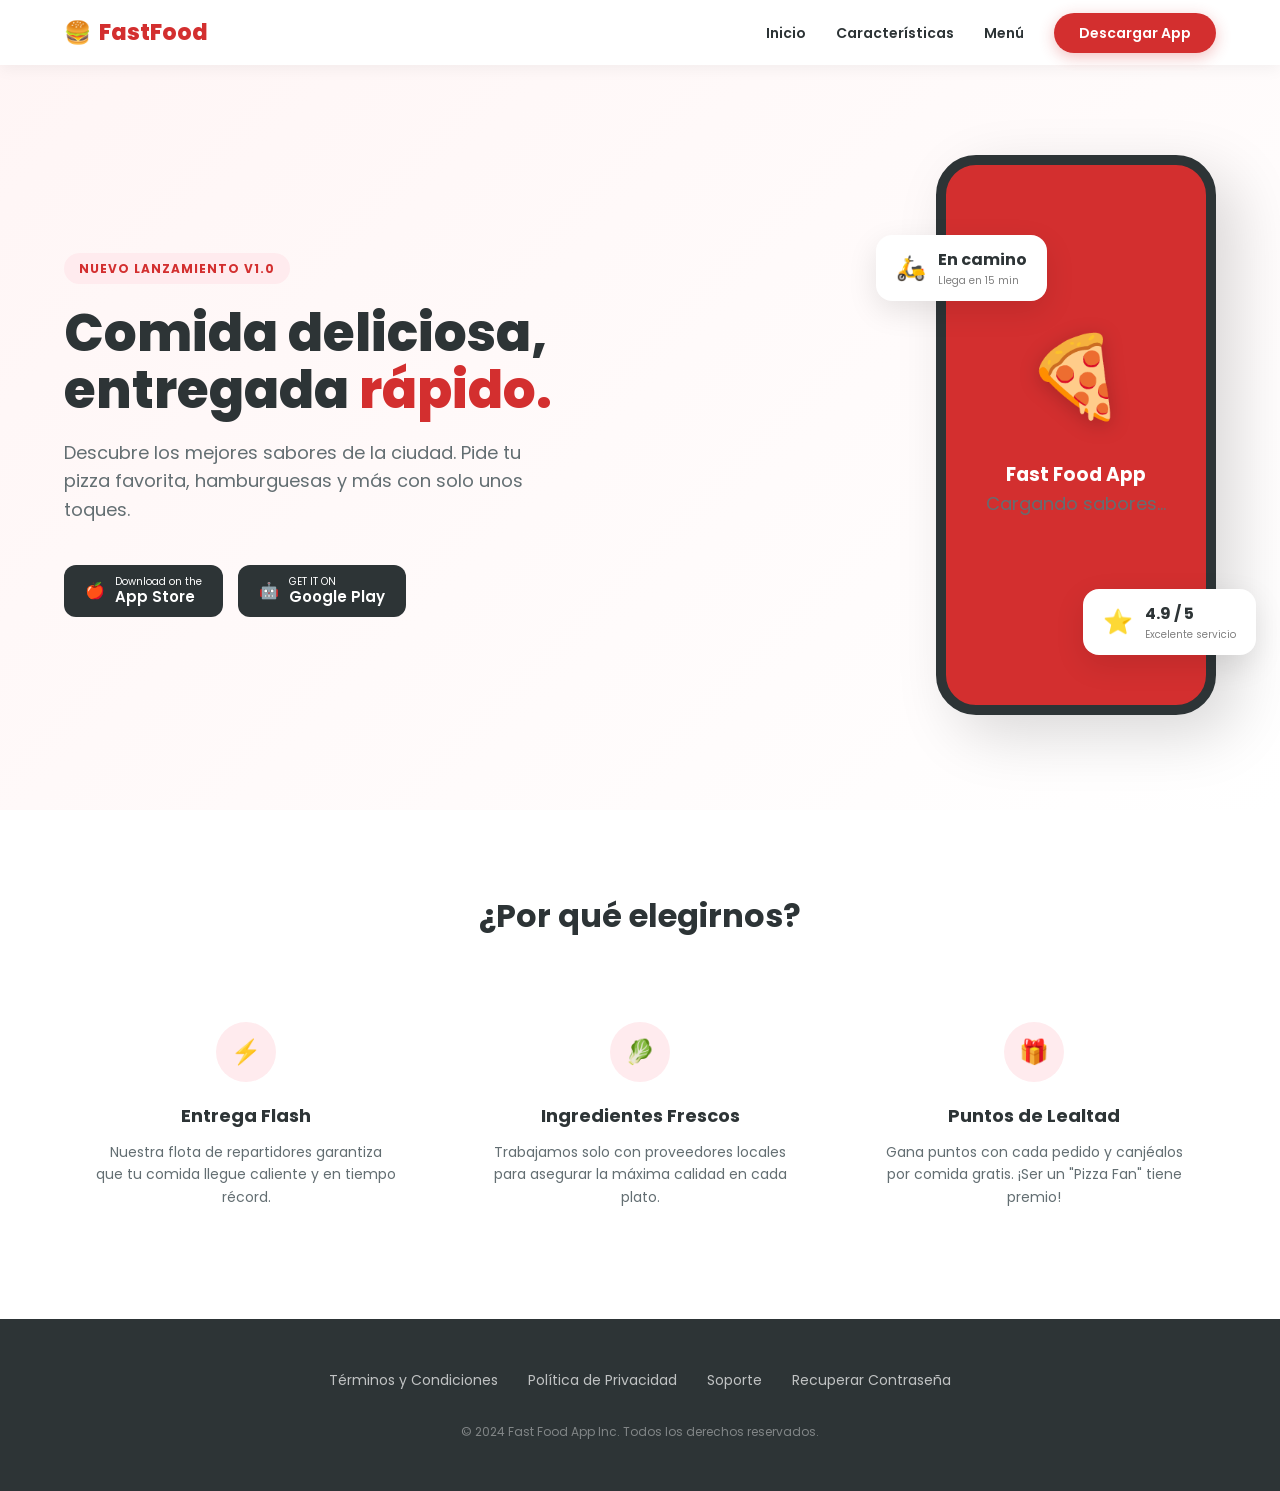
<file: public/index.html>
<!DOCTYPE html>
<html lang="es">
<head>
    <meta charset="UTF-8">
    <meta name="viewport" content="width=device-width, initial-scale=1.0">
    <title>Fast Food App - ¡La mejor comida en tu puerta!</title>
    <link href="https://fonts.googleapis.com/css2?family=Poppins:wght@300;400;600;800&display=swap" rel="stylesheet">
    <link rel="stylesheet" href="styles.css">
</head>
<body class="landing-body">

    <nav class="navbar">
        <div class="logo">
            <span>🍔</span> FastFood
        </div>
        <ul class="nav-links">
            <li><a href="#">Inicio</a></li>
            <li><a href="#features">Características</a></li>
            <li><a href="#">Menú</a></li>
            <li><a href="#" class="btn-download">Descargar App</a></li>
        </ul>
    </nav>

    <section class="hero">
        <div class="hero-text">
            <span class="badge">Nuevo Lanzamiento v1.0</span>
            <h1>Comida deliciosa,<br> entregada <span>rápido.</span></h1>
            <p>Descubre los mejores sabores de la ciudad. Pide tu pizza favorita, hamburguesas y más con solo unos toques.</p>
            
            <div class="hero-buttons">
                <a href="#" class="store-btn">
                    <span class="store-icon">🍎</span>
                    <div class="store-text">
                        Download on the
                        <span>App Store</span>
                    </div>
                </a>
                <a href="#" class="store-btn">
                    <span class="store-icon">🤖</span>
                    <div class="store-text">
                        GET IT ON
                        <span>Google Play</span>
                    </div>
                </a>
            </div>
        </div>

        <div class="hero-image">
            <div class="phone-mockup">
                <div class="app-screen">
                    <div class="app-icon">🍕</div>
                    <h3>Fast Food App</h3>
                    <p>Cargando sabores...</p>
                </div>
            </div>

            <div class="floating-card card-1">
                <span style="font-size: 24px;">🛵</span>
                <div>
                    <strong>En camino</strong>
                    <p style="font-size: 10px; margin: 0; color: grey;">Llega en 15 min</p>
                </div>
            </div>

            <div class="floating-card card-2">
                <span style="font-size: 24px;">⭐</span>
                <div>
                    <strong>4.9 / 5</strong>
                    <p style="font-size: 10px; margin: 0; color: grey;">Excelente servicio</p>
                </div>
            </div>
        </div>
    </section>

    <section id="features" class="features">
        <h2 class="section-title">¿Por qué elegirnos?</h2>
        
        <div class="features-grid">
            <div class="feature-card">
                <div class="icon-box">⚡</div>
                <h3>Entrega Flash</h3>
                <p>Nuestra flota de repartidores garantiza que tu comida llegue caliente y en tiempo récord.</p>
            </div>
            
            <div class="feature-card">
                <div class="icon-box">🥬</div>
                <h3>Ingredientes Frescos</h3>
                <p>Trabajamos solo con proveedores locales para asegurar la máxima calidad en cada plato.</p>
            </div>
            
            <div class="feature-card">
                <div class="icon-box">🎁</div>
                <h3>Puntos de Lealtad</h3>
                <p>Gana puntos con cada pedido y canjéalos por comida gratis. ¡Ser un "Pizza Fan" tiene premio!</p>
            </div>
        </div>
    </section>

    <footer>
        <div class="footer-links">
            <a href="#">Términos y Condiciones</a>
            <a href="#">Política de Privacidad</a>
            <a href="#">Soporte</a>
            <a href="/reset-password">Recuperar Contraseña</a>
        </div>
        <p class="copyright">© 2024 Fast Food App Inc. Todos los derechos reservados.</p>
    </footer>

</body>
</html>
</file>
<file: public/styles.css>
/* =========================================
   1. CONFIGURACIÓN GENERAL Y VARIABLES
   ========================================= */
@import url('https://fonts.googleapis.com/css2?family=Poppins:wght@300;400;500;600;700;800&display=swap');

:root {
    /* Paleta de Colores - Fast Food App */
    --primary: #D32F2F;
    --primary-dark: #b71c1c;
    --primary-gradient: linear-gradient(135deg, #D32F2F 0%, #FF5252 100%);
    
    /* Textos */
    --text-dark: #2D3436;
    --text-gray: #636E72;
    --text-light: #B2BEC3;
    
    /* Fondos */
    --bg-light: #F8F9FA;
    --bg-input: #F3F4F6;
    --white: #FFFFFF;
    
    /* Estados */
    --success: #27AE60;
    --success-bg: #EAFAF1;
    --error: #E74C3C;
    --error-bg: #FDEDEC;
    
    /* Sombras */
    --shadow-card: 0 20px 60px rgba(0, 0, 0, 0.08);
    --shadow-soft: 0 4px 15px rgba(0, 0, 0, 0.05);
}

* {
    margin: 0;
    padding: 0;
    box-sizing: border-box;
}

body {
    font-family: 'Poppins', sans-serif;
    color: var(--text-dark);
    line-height: 1.6;
    -webkit-font-smoothing: antialiased;
}

a {
    text-decoration: none;
    color: inherit;
    transition: all 0.3s ease;
}

ul {
    list-style: none;
}

/* =========================================
   2. ESTILOS DE LANDING PAGE (home.html / index.html)
   ========================================= */

/* Solo aplica si el body tiene la clase 'landing-body' o por defecto */
body.landing-body {
    background-color: var(--white);
    overflow-x: hidden;
}

/* --- Navbar --- */
.navbar {
    display: flex;
    justify-content: space-between;
    align-items: center;
    padding: 15px 5%;
    position: fixed;
    width: 100%;
    top: 0;
    background: rgba(255, 255, 255, 0.95);
    backdrop-filter: blur(10px);
    z-index: 1000;
    box-shadow: var(--shadow-soft);
}

.logo {
    font-size: 22px;
    font-weight: 800;
    color: var(--primary);
    display: flex;
    align-items: center;
    gap: 8px;
}

.nav-links {
    display: flex;
    gap: 30px;
    align-items: center;
}

.nav-links a {
    font-weight: 600;
    font-size: 14px;
    color: var(--text-dark);
}

.nav-links a:hover {
    color: var(--primary);
}

.btn-download {
    background-color: var(--primary);
    color: var(--white) !important;
    padding: 10px 25px;
    border-radius: 50px;
    font-weight: 600;
    box-shadow: 0 4px 15px rgba(211, 47, 47, 0.3);
}

.btn-download:hover {
    background-color: var(--primary-dark);
    transform: translateY(-2px);
}

/* --- Hero Section --- */
.hero {
    padding: 140px 5% 80px;
    display: flex;
    align-items: center;
    justify-content: space-between;
    background: linear-gradient(135deg, #FFF5F5 0%, #FFFFFF 100%);
    min-height: 90vh;
}

.hero-text {
    max-width: 600px;
}

.badge {
    background-color: #FFEBEE;
    color: var(--primary);
    padding: 6px 15px;
    border-radius: 20px;
    font-size: 12px;
    font-weight: 700;
    text-transform: uppercase;
    letter-spacing: 1px;
    margin-bottom: 20px;
    display: inline-block;
}

.hero h1 {
    font-size: 52px;
    line-height: 1.1;
    margin-bottom: 20px;
    color: var(--text-dark);
    font-weight: 800;
}

.hero h1 span {
    color: var(--primary);
}

.hero p {
    font-size: 18px;
    color: var(--text-gray);
    margin-bottom: 40px;
    max-width: 480px;
}

.hero-buttons {
    display: flex;
    gap: 15px;
}

.store-btn {
    background: var(--text-dark);
    color: var(--white);
    padding: 10px 20px;
    border-radius: 12px;
    display: flex;
    align-items: center;
    gap: 10px;
    transition: 0.3s;
    border: 1px solid transparent;
}

.store-btn:hover {
    transform: translateY(-3px);
    box-shadow: 0 10px 20px rgba(0,0,0,0.15);
    background: #000;
}

.store-text {
    display: flex;
    flex-direction: column;
    font-size: 10px;
    line-height: 1.2;
}

.store-text span {
    font-size: 15px;
    font-weight: 600;
}

/* --- Phone Mockup (CSS Puro) --- */
.hero-image {
    position: relative;
    display: flex;
    justify-content: center;
}

.phone-mockup {
    width: 280px;
    height: 560px;
    background-color: var(--white);
    border: 10px solid var(--text-dark);
    border-radius: 40px;
    position: relative;
    overflow: hidden;
    box-shadow: 20px 20px 60px rgba(0,0,0,0.15);
    display: flex;
    align-items: center;
    justify-content: center;
    background: var(--primary);
    z-index: 10;
}

.app-screen {
    text-align: center;
    color: white;
}

.app-icon {
    font-size: 80px;
    margin-bottom: 20px;
    filter: drop-shadow(0 4px 10px rgba(0,0,0,0.2));
}

/* Tarjetas Flotantes */
.floating-card {
    position: absolute;
    background: white;
    padding: 12px 20px;
    border-radius: 16px;
    box-shadow: 0 10px 30px rgba(0,0,0,0.1);
    display: flex;
    align-items: center;
    gap: 12px;
    z-index: 12;
    animation: float 6s ease-in-out infinite;
}

.card-1 { top: 80px; left: -60px; }
.card-2 { bottom: 60px; right: -40px; animation-delay: 3s; }

@keyframes float {
    0%, 100% { transform: translateY(0); }
    50% { transform: translateY(-15px); }
}

/* --- Features Section --- */
.features {
    padding: 80px 5%;
    background-color: var(--white);
    text-align: center;
}

.section-title {
    font-size: 32px;
    font-weight: 700;
    margin-bottom: 50px;
}

.features-grid {
    display: grid;
    grid-template-columns: repeat(auto-fit, minmax(250px, 1fr));
    gap: 30px;
}

.feature-card {
    padding: 30px;
    border-radius: 24px;
    transition: 0.3s;
    background: var(--white);
    border: 1px solid transparent;
}

.feature-card:hover {
    background-color: #FFF5F5;
    border-color: #FFEBEE;
    transform: translateY(-5px);
}

.icon-box {
    width: 60px;
    height: 60px;
    background-color: #FFEBEE;
    color: var(--primary);
    border-radius: 50%;
    display: flex;
    align-items: center;
    justify-content: center;
    font-size: 24px;
    margin: 0 auto 20px;
}

.feature-card h3 {
    margin-bottom: 10px;
    font-size: 18px;
    color: var(--text-dark);
}

.feature-card p {
    font-size: 14px;
    color: var(--text-gray);
}

/* --- Footer --- */
footer {
    background-color: var(--text-dark);
    color: var(--white);
    padding: 50px 5%;
    text-align: center;
}

.footer-links {
    display: flex;
    justify-content: center;
    gap: 30px;
    margin-bottom: 30px;
    flex-wrap: wrap;
}

.footer-links a {
    color: rgba(255,255,255,0.7);
    font-size: 14px;
}

.footer-links a:hover {
    color: var(--white);
}

.copyright {
    color: rgba(255,255,255,0.4);
    font-size: 12px;
}

/* =========================================
   3. ESTILOS DE RESET PASSWORD (reset-password.html)
   ========================================= */

/* Fondo animado específico para la página de reset */
body.reset-body {
    background: linear-gradient(-45deg, #FDFBFB, #EBEDEE, #FFEBEE, #FFFFFF);
    background-size: 400% 400%;
    animation: gradientBG 15s ease infinite;
    display: flex;
    justify-content: center;
    align-items: center;
    min-height: 100vh;
    padding: 20px;
}

@keyframes gradientBG {
    0% { background-position: 0% 50%; }
    50% { background-position: 100% 50%; }
    100% { background-position: 0% 50%; }
}

.reset-container {
    width: 100%;
    max-width: 400px;
    perspective: 1000px;
}

.reset-card {
    background: var(--white);
    padding: 40px 35px;
    border-radius: 30px;
    box-shadow: var(--shadow-card);
    text-align: center;
    position: relative;
    overflow: hidden;
    border: 1px solid rgba(255,255,255,0.8);
}

.reset-card::before {
    content: '';
    position: absolute;
    top: 0;
    left: 0;
    width: 100%;
    height: 6px;
    background: var(--primary-gradient);
}

.icon-circle {
    width: 70px;
    height: 70px;
    background: rgba(211, 47, 47, 0.08);
    border-radius: 50%;
    display: flex;
    align-items: center;
    justify-content: center;
    margin: 0 auto 20px;
    transition: transform 0.3s;
}

.reset-card:hover .icon-circle {
    transform: scale(1.1) rotate(5deg);
}

.icon-circle svg {
    width: 32px;
    height: 32px;
    stroke: var(--primary);
    stroke-width: 2;
}

.reset-title {
    font-size: 22px;
    font-weight: 700;
    margin-bottom: 8px;
    color: var(--text-dark);
}

.reset-subtitle {
    font-size: 13px;
    color: var(--text-gray);
    margin-bottom: 30px;
    line-height: 1.5;
}

/* Formularios del Reset */
.form-group {
    margin-bottom: 20px;
    text-align: left;
}

.form-group label {
    display: block;
    font-size: 12px;
    font-weight: 600;
    margin-bottom: 8px;
    color: var(--text-dark);
    text-transform: uppercase;
    letter-spacing: 0.5px;
}

.input-wrapper {
    position: relative;
    display: flex;
    align-items: center;
}

.input-wrapper input {
    width: 100%;
    padding: 14px 45px;
    border: 2px solid transparent;
    background-color: var(--bg-input);
    border-radius: 15px;
    font-size: 14px;
    font-family: inherit;
    transition: all 0.3s;
    outline: none;
    color: var(--text-dark);
    box-shadow: 0 4px 10px rgba(0,0,0,0.03);
}

.input-wrapper input:focus {
    background-color: var(--white);
    border-color: var(--primary);
    box-shadow: 0 4px 15px rgba(211, 47, 47, 0.15);
}

/* Iconos de Inputs */
.input-icon-left {
    position: absolute;
    left: 15px;
    color: #B0B0B0;
    pointer-events: none;
    transition: color 0.3s;
}

.input-icon-right {
    position: absolute;
    right: 15px;
    color: #B0B0B0;
    cursor: pointer;
    transition: color 0.3s;
}

.input-wrapper input:focus ~ .input-icon-left {
    color: var(--primary);
}

.input-icon-right:hover {
    color: var(--primary);
}

/* Botón del Reset */
.btn-reset {
    width: 100%;
    padding: 16px;
    background: var(--primary-gradient);
    color: var(--white);
    border: none;
    border-radius: 15px;
    font-size: 15px;
    font-weight: 600;
    cursor: pointer;
    transition: all 0.3s;
    margin-top: 15px;
    display: flex;
    justify-content: center;
    align-items: center;
    gap: 10px;
    box-shadow: 0 10px 20px rgba(211, 47, 47, 0.2);
}

.btn-reset:hover:not(:disabled) {
    transform: translateY(-2px);
    box-shadow: 0 15px 25px rgba(211, 47, 47, 0.3);
}

.btn-reset:active:not(:disabled) {
    transform: translateY(0);
}

.btn-reset:disabled {
    background: #E0E0E0;
    color: #9E9E9E;
    box-shadow: none;
    cursor: not-allowed;
}

/* Mensajes */
.message-box {
    padding: 12px;
    border-radius: 12px;
    font-size: 12px;
    margin-bottom: 20px;
    display: none;
    text-align: left;
    animation: fadeIn 0.3s ease;
}

@keyframes fadeIn {
    from { opacity: 0; transform: translateY(-10px); }
    to { opacity: 1; transform: translateY(0); }
}

.error {
    background-color: var(--error-bg);
    color: var(--error);
    border: 1px solid #FEB2B2;
}

.success {
    background-color: var(--success-bg);
    color: var(--success);
    border: 1px solid #9AE6B4;
}

/* Loader */
.loader {
    width: 18px;
    height: 18px;
    border: 2px solid rgba(255,255,255,0.3);
    border-radius: 50%;
    border-top-color: #fff;
    animation: spin 0.8s linear infinite;
}

@keyframes spin { to { transform: rotate(360deg); } }

.reset-footer {
    margin-top: 25px;
    font-size: 12px;
}

.reset-footer a {
    color: var(--text-gray);
    font-weight: 500;
    border-bottom: 1px dashed transparent;
}

.reset-footer a:hover {
    color: var(--primary);
    border-bottom-color: var(--primary);
}

/* =========================================
   4. RESPONSIVE
   ========================================= */
@media (max-width: 768px) {
    /* Hero */
    .hero {
        flex-direction: column;
        padding-top: 120px;
        text-align: center;
        gap: 60px;
    }
    
    .hero h1 { font-size: 38px; }
    .hero-buttons { justify-content: center; }
    .floating-card { display: none; } /* Ocultar en móviles */
    .nav-links { display: none; } /* Menú simple */
    
    /* Reset Card */
    .reset-card { padding: 30px 20px; }
}

/* =========================================
   5. ESTILOS AVANZADOS DE VALIDACIÓN (Nuevo)
   ========================================= */

/* Indicador de Fortaleza */
.strength-indicator {
    display: flex;
    gap: 5px;
    margin-top: 8px;
    height: 4px;
    opacity: 0;
    transition: opacity 0.3s;
}

.strength-indicator.active {
    opacity: 1;
}

.strength-bar {
    flex: 1;
    background-color: #E0E0E0;
    border-radius: 2px;
    transition: background-color 0.3s;
}

/* Colores de las barras según nivel */
.strength-weak .strength-bar:nth-child(1) { background-color: #E74C3C; }
.strength-fair .strength-bar:nth-child(-n+2) { background-color: #F1C40F; }
.strength-good .strength-bar:nth-child(-n+3) { background-color: #3498DB; }
.strength-strong .strength-bar { background-color: #27AE60; }

.strength-text {
    font-size: 11px;
    margin-top: 5px;
    text-align: right;
    font-weight: 500;
    height: 15px; /* Espacio reservado */
}

.strength-weak .strength-text { color: #E74C3C; }
.strength-fair .strength-text { color: #F1C40F; }
.strength-good .strength-text { color: #3498DB; }
.strength-strong .strength-text { color: #27AE60; }

/* Indicador de Coincidencia */
.match-indicator {
    display: flex;
    align-items: center;
    gap: 6px;
    margin-top: 8px;
    font-size: 11px;
    font-weight: 500;
    opacity: 0;
    transition: opacity 0.3s;
}

.match-indicator.active {
    opacity: 1;
}

.match-dot {
    width: 6px;
    height: 6px;
    border-radius: 50%;
    background-color: #E0E0E0;
}

.match-indicator.match .match-dot { background-color: #27AE60; }
.match-indicator.match { color: #27AE60; }

.match-indicator.no-match .match-dot { background-color: #E74C3C; }
.match-indicator.no-match { color: #E74C3C; }

/* Estados de Input (Valid/Invalid) */
input.valid {
    border-color: #27AE60 !important;
    background-color: #F0FFF4 !important;
}

input.valid:focus {
    box-shadow: 0 0 0 4px rgba(39, 174, 96, 0.1) !important;
}

input.invalid {
    border-color: #E74C3C !important;
    background-color: #FFF5F5 !important;
}

input.invalid:focus {
    box-shadow: 0 0 0 4px rgba(231, 76, 60, 0.1) !important;
}
</file>
